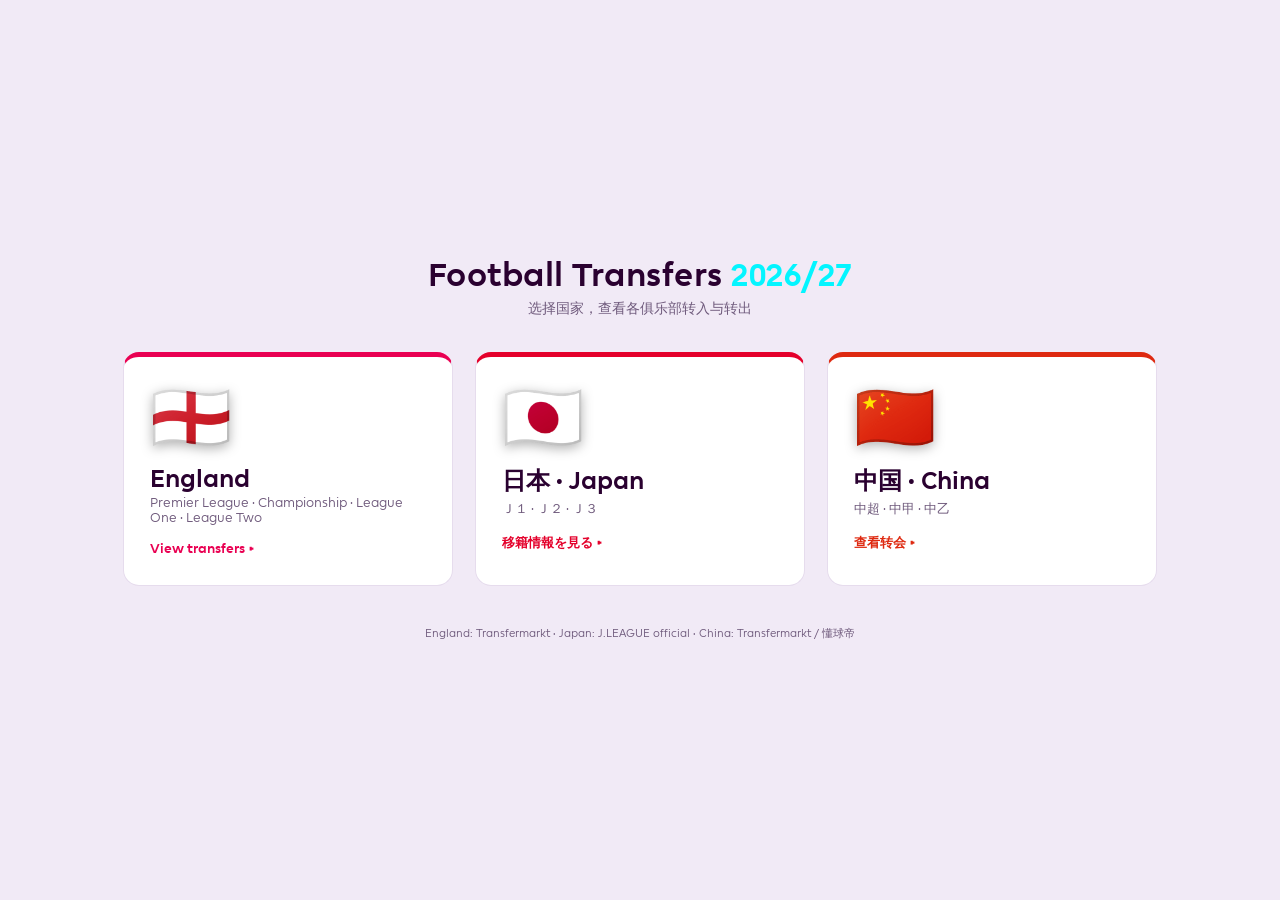
<file: index.html>
<!DOCTYPE html>
<html lang="zh-CN">
<head>
<meta charset="utf-8">
<meta name="viewport" content="width=device-width, initial-scale=1, viewport-fit=cover">
<meta http-equiv="Cache-Control" content="no-cache, no-store, must-revalidate">
<meta http-equiv="Pragma" content="no-cache">
<meta http-equiv="Expires" content="0">
<link rel="icon" href="data:,">
<title>Football Transfers 2026/27 · 选择国家</title>
<link rel="stylesheet" href="fonts.css">
<style>
  :root{ --bg:#12001a; --card:#1e0326; --line:#3a0f45; --txt:#f4eef7; --dim:#b79cc4; }
  @media(prefers-color-scheme:light){ :root{
    --bg:#f1eaf6; --card:#ffffff; --line:#e6dced; --txt:#2a0130; --dim:#6f5a7c; }}
  *{box-sizing:border-box}
  body{margin:0;min-height:100vh;background:var(--bg);color:var(--txt);
    font-family:'PremierLeague',"Hiragino Kaku Gothic ProN",Arial,sans-serif;
    display:flex;flex-direction:column;align-items:center;justify-content:center;
    padding:40px 20px;-webkit-font-smoothing:antialiased}
  h1{font-size:32px;margin:0 0 6px;letter-spacing:.5px;text-align:center}
  h1 .yr{color:#04f5ff}
  p.sub{color:var(--dim);margin:0 0 34px;text-align:center;font-size:14px}
  .cards{display:flex;gap:22px;flex-wrap:wrap;justify-content:center;width:100%;max-width:1080px}
  a.card{flex:1 1 280px;max-width:330px;background:var(--card);border:1px solid var(--line);
    border-top:5px solid var(--accent);border-radius:16px;padding:28px 26px;
    text-decoration:none;color:inherit;transition:transform .15s,box-shadow .15s;
    display:block}
  a.card:hover{transform:translateY(-4px);box-shadow:0 14px 34px rgba(0,0,0,.35)}
  .flag{font-size:66px;line-height:1;filter:drop-shadow(0 3px 6px rgba(0,0,0,.3))}
  .cn{font-size:24px;font-weight:700;margin:14px 0 3px}
  .lg{color:var(--dim);font-size:13px}
  .go{margin-top:16px;font-size:13px;font-weight:700;color:var(--accent)}
  footer{color:var(--dim);font-size:11px;margin-top:38px;text-align:center;line-height:1.7}
  @media(max-width:600px){
    body{min-height:100svh;justify-content:flex-start;padding:28px 14px 24px}
    h1{font-size:25px;line-height:1.18;margin-top:4px}
    p.sub{font-size:13px;margin:8px 0 22px}
    .cards{display:grid;grid-template-columns:1fr;gap:12px;max-width:440px}
    a.card{max-width:none;min-width:0;padding:17px 16px;border-top-width:4px;
      border-radius:13px;display:grid;grid-template-columns:54px minmax(0,1fr);
      grid-template-rows:auto auto auto;column-gap:13px;align-items:center}
    a.card:hover{transform:none;box-shadow:none}
    .flag{grid-column:1;grid-row:1/4;font-size:43px;text-align:center}
    .cn{grid-column:2;margin:0;font-size:20px}
    .lg{grid-column:2;font-size:12px;line-height:1.35;margin-top:2px}
    .go{grid-column:2;margin-top:8px;font-size:12px}
    footer{margin-top:24px;font-size:10px}
  }
</style>
</head>
<body>
  <h1>Football Transfers <span class="yr">2026/27</span></h1>
  <p class="sub">选择国家，查看各俱乐部转入与转出</p>
  <div class="cards">
    <a class="card" href="england.html" style="--accent:#e90052">
      <div class="flag">🏴󠁧󠁢󠁥󠁮󠁧󠁿</div>
      <div class="cn">England</div>
      <div class="lg">Premier League · Championship · League One · League Two</div>
      <div class="go">View transfers ▸</div>
    </a>
    <a class="card" href="japan.html" style="--accent:#e4002b">
      <div class="flag">🇯🇵</div>
      <div class="cn">日本 · Japan</div>
      <div class="lg">Ｊ１ · Ｊ２ · Ｊ３</div>
      <div class="go">移籍情報を見る ▸</div>
    </a>
    <a class="card" href="china.html" style="--accent:#de2910">
      <div class="flag">🇨🇳</div>
      <div class="cn">中国 · China</div>
      <div class="lg">中超 · 中甲 · 中乙</div>
      <div class="go">查看转会 ▸</div>
    </a>
  </div>
  <footer>England: Transfermarkt · Japan: J.LEAGUE official · China: Transfermarkt / 懂球帝</footer>
</body>
</html>
</file>
<file: fonts.css>
/* Premier League brand font (from premierleague.com), embedded as data URI.
   Proprietary Premier League typeface — bundled here for a personal local page.
   Their own fallback is Arial, preserved in the stack. */
@font-face{font-family:'PremierLeague';font-weight:400;font-display:swap;
  src:url([data-uri]) format('woff2');}
@font-face{font-family:'PremierLeague';font-weight:700;font-display:swap;
  src:url([data-uri]) format('woff2');}
</file>
